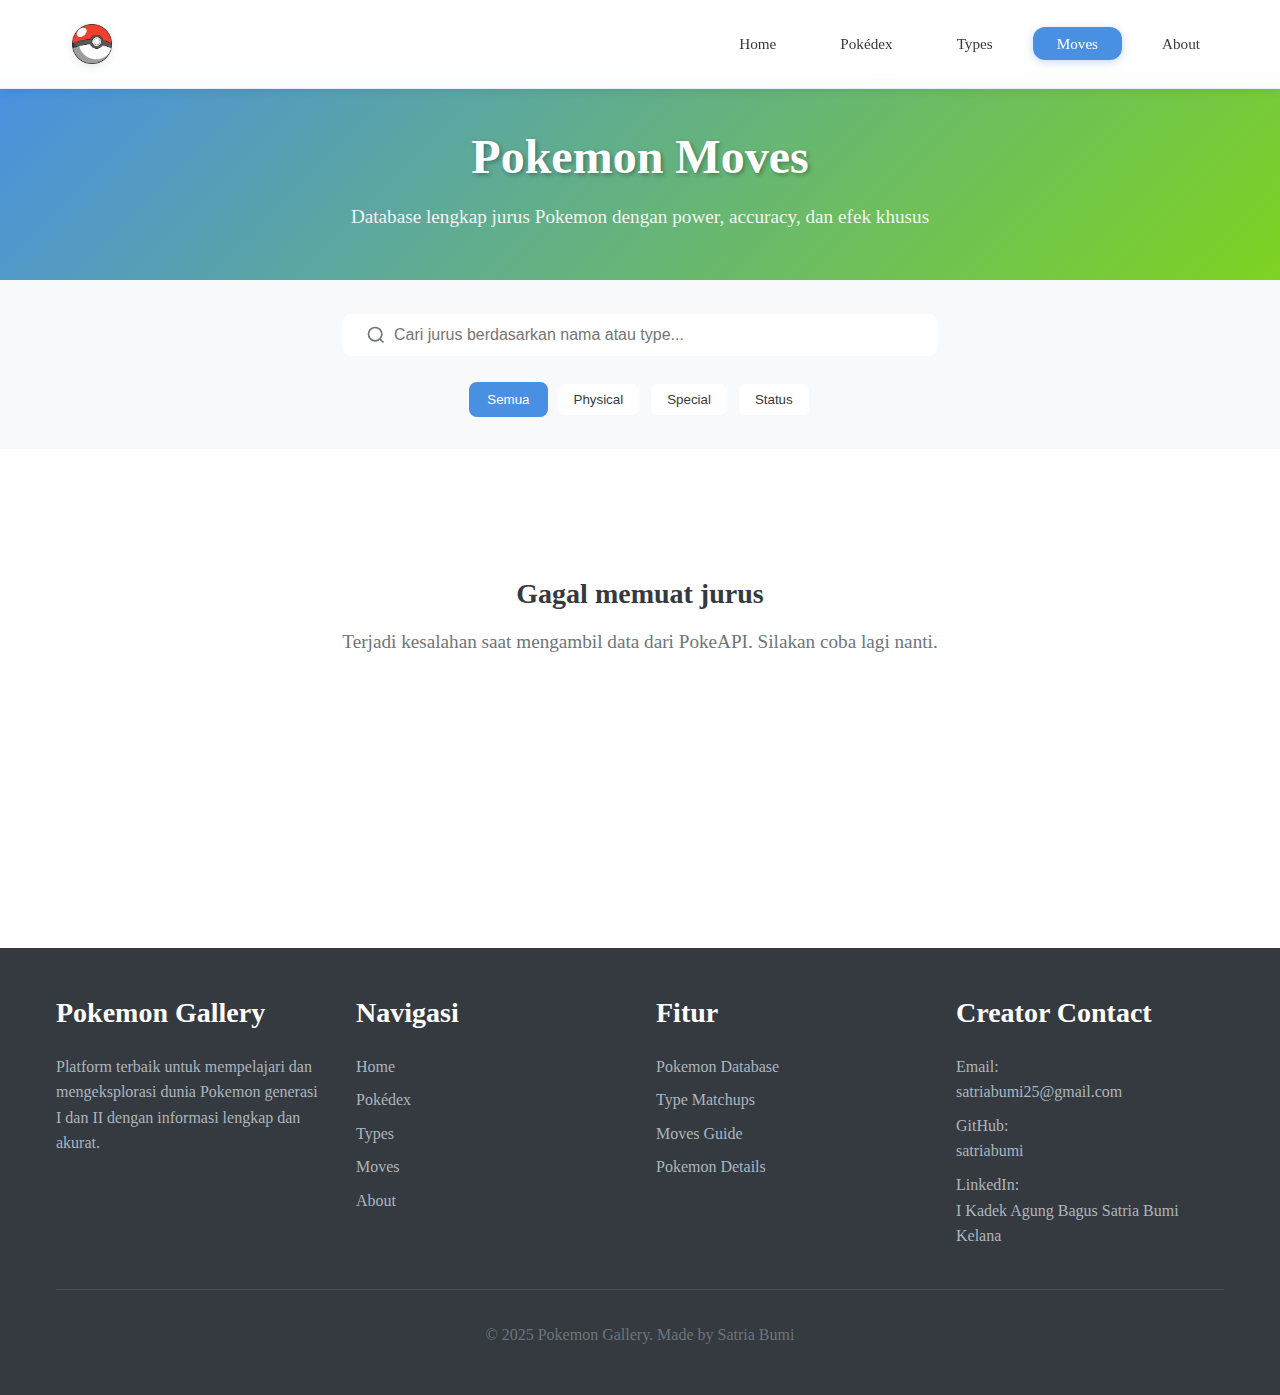
<file: moves.html>
<!DOCTYPE html>
<html lang="id">
<head>
    <meta charset="UTF-8">
    <meta name="viewport" content="width=device-width, initial-scale=1.0">
    <title>Pokemon Moves - Pokemon Gallery</title>
    <meta name="description" content="Database lengkap jurus Pokemon dengan power, accuracy, dan efek khusus">
    
    <!-- CSS -->
    <link rel="stylesheet" href="style/main.css">
    <link rel="stylesheet" href="style/moves.css">
    
    <!-- Favicon -->
    <link rel="icon" type="image/x-icon" href="assets/img/icon/favicon.ico">
</head>
<body>
    <!-- Navigation -->
    <nav class="navbar">
        <div class="container">
            <div class="nav-container">
                <a href="index.html" class="nav-brand">
                    <img src="assets/img/icon/pokeball.png" alt="Pokemon Gallery" class="nav-brand-logo">
                </a>
                
                <ul class="nav-menu">
                    <li><a href="index.html" class="nav-link">Home</a></li>
                    <li><a href="pokedex.html" class="nav-link">Pokédex</a></li>
                    <li><a href="pokemontype.html" class="nav-link">Types</a></li>
                    <li><a href="moves.html" class="nav-link active">Moves</a></li>
                    <li><a href="about.html" class="nav-link">About</a></li>
                </ul>
                
                <div class="mobile-menu-btn">
                    <span></span>
                    <span></span>
                    <span></span>
                </div>
            </div>
        </div>
    </nav>

    <!-- Main Content -->
    <main class="main-content">
        <!-- Header Section -->
        <section class="moves-header">
            <div class="container">
                <div class="header-content">
                    <h1>Pokemon Moves</h1>
                    <p>Database lengkap jurus Pokemon dengan power, accuracy, dan efek khusus</p>
                </div>
            </div>
        </section>

        <!-- Search and Filter Section -->
        <section class="search-section">
            <div class="container">
                <div class="search-container">
                    <div class="search-box">
                        <svg width="20" height="20" viewBox="0 0 24 24" fill="none" stroke="currentColor" stroke-width="2">
                            <circle cx="11" cy="11" r="8"/>
                            <path d="m21 21-4.35-4.35"/>
                        </svg>
                        <input type="text" class="search-input" placeholder="Cari jurus berdasarkan nama atau type...">
                    </div>
                    
                    <div class="filter-container">
                        <button class="filter-btn active" data-type="all">Semua</button>
                        <button class="filter-btn" data-type="physical">Physical</button>
                        <button class="filter-btn" data-type="special">Special</button>
                        <button class="filter-btn" data-type="status">Status</button>
                    </div>
                </div>
            </div>
        </section>

        <!-- Moves Grid Section -->
        <section class="moves-section">
            <div class="container">
                <div class="moves-grid" id="moves-grid">
                    <!-- Moves cards will be generated here -->
                </div>
            </div>
        </section>
    </main>

     <!-- Footer -->
    <footer class="footer">
        <div class="container">
            <div class="footer-content">
                <div class="footer-section">
                    <h3>Pokemon Gallery</h3>
                    <p>Platform terbaik untuk mempelajari dan mengeksplorasi dunia Pokemon generasi I dan II dengan informasi lengkap dan akurat.</p>
                </div>
                
                <div class="footer-section">
                    <h3>Navigasi</h3>
                    <a href="index.html">Home</a>
                    <a href="pokedex.html">Pokédex</a>
                    <a href="pokemontype.html">Types</a>
                    <a href="moves.html">Moves</a>
                    <a href="about.html">About</a>
                </div>
                
                <div class="footer-section">
                    <h3>Fitur</h3>
                    <a href="pokedex.html">Pokemon Database</a>
                    <a href="pokemontype.html">Type Matchups</a>
                    <a href="moves.html">Moves Guide</a>
                    <a href="detailpokemon.html">Pokemon Details</a>
                </div>
                
                <div class="footer-section">
                    <h3>Creator Contact</h3>
                    <p>Email: <a href="mailto:satriabumi25@gmail.com">satriabumi25@gmail.com</a></p>
                    <p>GitHub: <a href="https://github.com/satriabumi" target="_blank">satriabumi</a></p>
                    <p>LinkedIn: <a href="https://www.linkedin.com/in/satriabumikelana" target="_blank">I Kadek Agung Bagus Satria Bumi Kelana</a></p>
                </div>
            </div>
            
            <div class="footer-bottom">
                <p>&copy; 2025 Pokemon Gallery. Made by Satria Bumi</p>
            </div>
        </div>
    </footer>

    <!-- JavaScript -->
    <script src="script/main.js"></script>
    <script src="script/moves.js"></script>
</body>
</html>
</file>
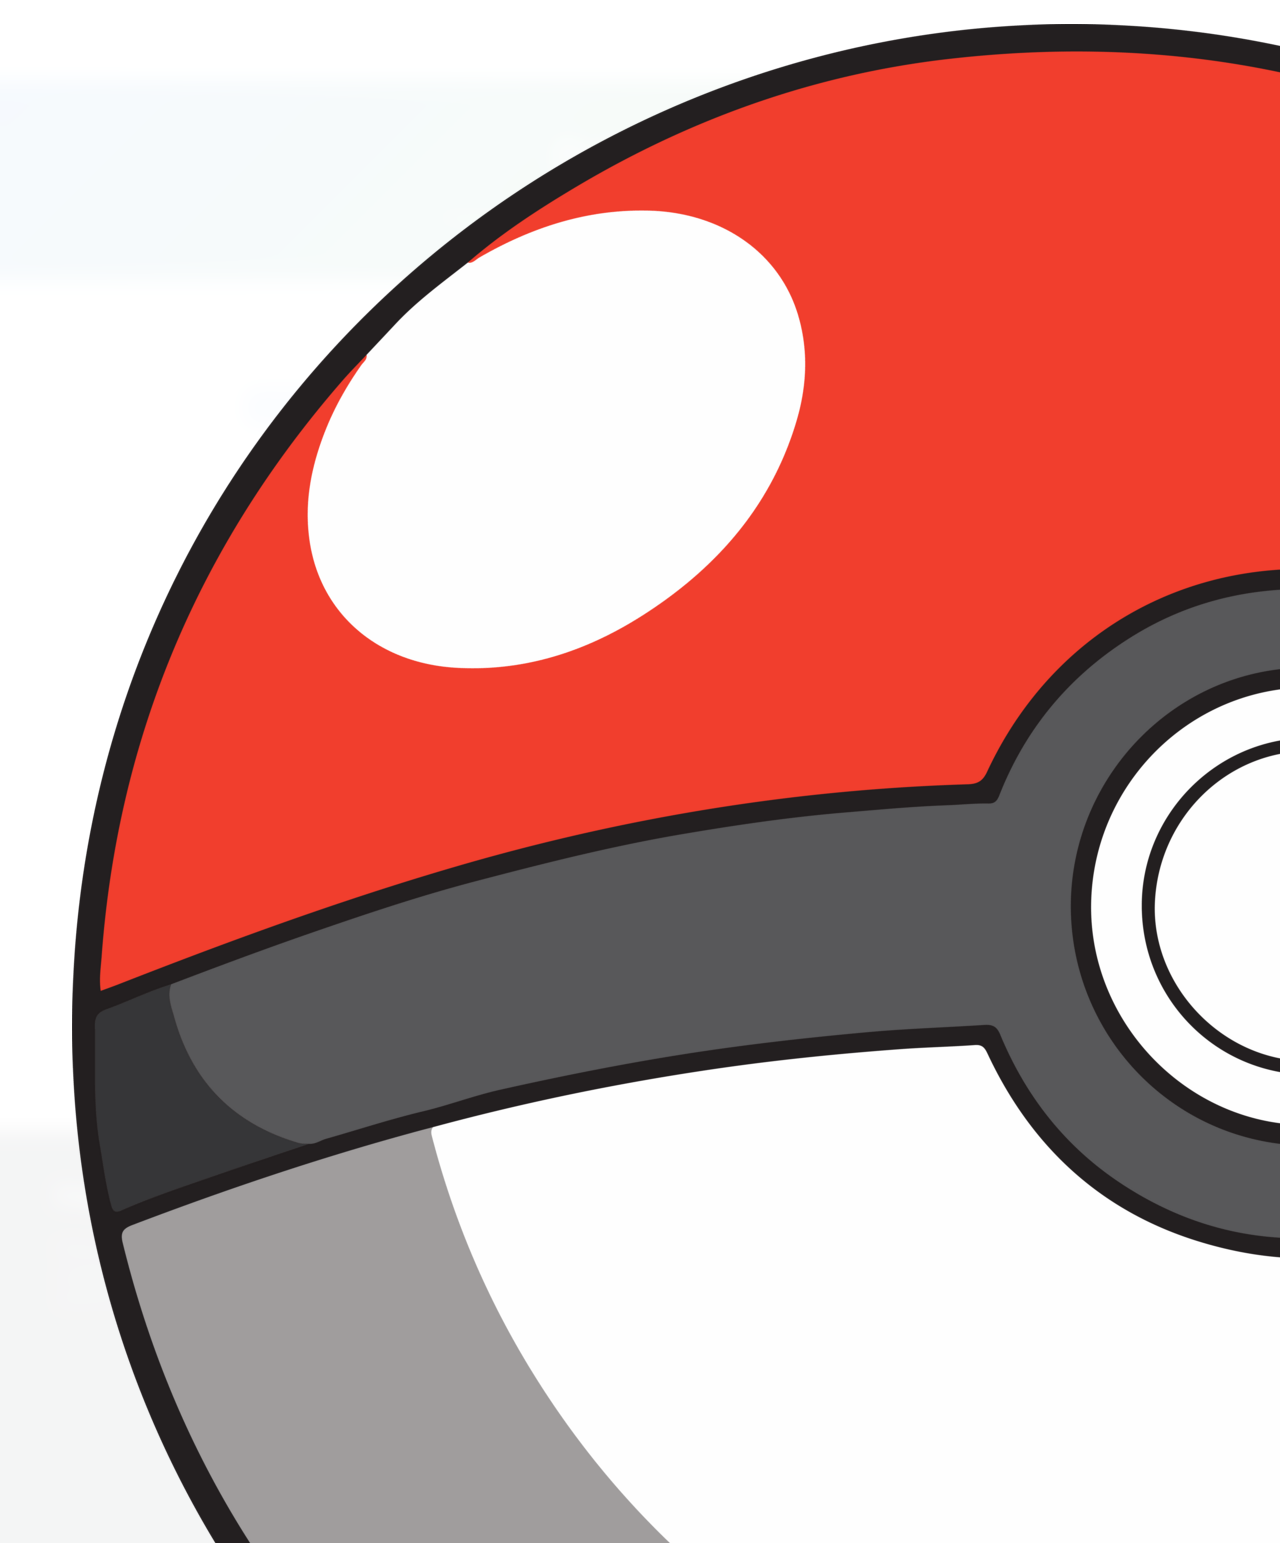
<file: pokedex.html>
<!DOCTYPE html>
<html lang="id">
<head>
    <meta charset="UTF-8">
    <meta name="viewport" content="width=device-width, initial-scale=1.0">
    <title>Pokédex - Pokemon Gallery</title>
    <meta name="description" content="Jelajahi koleksi lengkap Pokemon dengan informasi detail dan statistik">
    
    <!-- CSS -->
    <link rel="stylesheet" href="style/main.css">
    <link rel="stylesheet" href="style/pokedex.css">
    
    <!-- Favicon -->
    <link rel="icon" type="image/x-icon" href="assets/img/icon/favicon.ico">
</head>
<body>
    <!-- Navigation -->
    <nav class="navbar">
        <div class="container">
            <div class="nav-container">
                <a href="home.html" class="nav-brand">
                    <img src="assets/img/icon/pokeball.png" alt="Pokemon Gallery" onerror="this.style.display='none'">
                    Pokemon Gallery
                </a>
                
                <ul class="nav-menu">
                    <li><a href="home.html" class="nav-link">Home</a></li>
                    <li><a href="pokedex.html" class="nav-link active">Pokédex</a></li>
                    <li><a href="pokemontype.html" class="nav-link">Types</a></li>
                    <li><a href="moves.html" class="nav-link">Moves</a></li>
                    <li><a href="about.html" class="nav-link">About</a></li>
                </ul>
                
                <div class="mobile-menu-btn">
                    <span></span>
                    <span></span>
                    <span></span>
                </div>
            </div>
        </div>
    </nav>

    <!-- Main Content -->
    <main class="main-content">
        <!-- Header Section -->
        <section class="pokedex-header">
            <div class="container">
                <div class="header-content">
                    <h1>Pokédex</h1>
                    <p>Jelajahi koleksi lengkap Pokemon dari seluruh dunia</p>
                </div>
            </div>
        </section>

        <!-- Search and Filter Section -->
        <section class="search-section">
            <div class="container">
                <div class="search-container">
                    <div class="search-box">
                        <svg width="20" height="20" viewBox="0 0 24 24" fill="none" stroke="currentColor" stroke-width="2">
                            <circle cx="11" cy="11" r="8"/>
                            <path d="m21 21-4.35-4.35"/>
                        </svg>
                        <input type="text" class="search-input" placeholder="Cari Pokemon">
                    </div>
                    
                    <div class="filter-container">
                        <button class="filter-btn active" data-type="all">Semua</button>
                        <button class="filter-btn" data-type="normal">Normal</button>
                        <button class="filter-btn" data-type="fire">Fire</button>
                        <button class="filter-btn" data-type="water">Water</button>
                        <button class="filter-btn" data-type="electric">Electric</button>
                        <button class="filter-btn" data-type="grass">Grass</button>
                        <button class="filter-btn" data-type="ice">Ice</button>
                        <button class="filter-btn" data-type="fighting">Fighting</button>
                        <button class="filter-btn" data-type="poison">Poison</button>
                        <button class="filter-btn" data-type="ground">Ground</button>
                        <button class="filter-btn" data-type="flying">Flying</button>
                        <button class="filter-btn" data-type="psychic">Psychic</button>
                        <button class="filter-btn" data-type="bug">Bug</button>
                        <button class="filter-btn" data-type="rock">Rock</button>
                        <button class="filter-btn" data-type="ghost">Ghost</button>
                        <button class="filter-btn" data-type="dragon">Dragon</button>
                        <button class="filter-btn" data-type="dark">Dark</button>
                        <button class="filter-btn" data-type="steel">Steel</button>
                        <button class="filter-btn" data-type="fairy">Fairy</button>
                    </div>
                </div>
            </div>
        </section>

        <!-- Pokemon Grid Section -->
        <section class="pokemon-section">
            <div class="container">
                <div class="pokemon-stats">
                    <div class="stats-item">
                        <span class="stats-label">Total Pokemon</span>
                        <span class="stats-value" id="total-pokemon">151</span>
                    </div>
                    <div class="stats-item">
                        <span class="stats-label">Ditampilkan</span>
                        <span class="stats-value" id="shown-pokemon">151</span>
                    </div>
                </div>

                <div class="pokemon-grid" id="pokemon-grid">
                    <!-- Pokemon cards will be generated here -->
                </div>

                <!-- Loading State -->
                <div class="loading" id="loading" style="display: none;">
                    <div class="spinner"></div>
                    <p>Memuat Pokemon...</p>
                </div>

                <!-- No Results State -->
                <div class="no-results" id="no-results" style="display: none;">
                    <div class="no-results-content">
                        <svg width="64" height="64" viewBox="0 0 24 24" fill="none" stroke="currentColor" stroke-width="2">
                            <circle cx="11" cy="11" r="8"/>
                            <path d="m21 21-4.35-4.35"/>
                        </svg>
                        <h3>Tidak ada Pokemon ditemukan</h3>
                        <p>Coba ubah kata kunci pencarian atau filter type</p>
                    </div>
                </div>

                <!-- Load More Button -->
                <div class="load-more-container" id="load-more-container">
                    <button class="btn btn-outline" id="load-more-btn">Muat Lebih Banyak</button>
                </div>
            </div>
        </section>
    </main>

    <!-- Footer -->
    <footer class="footer">
        <div class="container">
            <div class="footer-content">
                <div class="footer-section">
                    <h3>Pokemon Gallery</h3>
                    <p>Platform terbaik untuk mempelajari dan mengeksplorasi dunia Pokemon dengan informasi lengkap dan akurat.</p>
                </div>
                
                <div class="footer-section">
                    <h3>Navigasi</h3>
                    <a href="home.html">Home</a>
                    <a href="pokedex.html">Pokédex</a>
                    <a href="pokemontype.html">Types</a>
                    <a href="moves.html">Moves</a>
                    <a href="about.html">About</a>
                </div>
                
                <div class="footer-section">
                    <h3>Fitur</h3>
                    <a href="pokedex.html">Pokemon Database</a>
                    <a href="pokemontype.html">Type Matchups</a>
                    <a href="moves.html">Moves Guide</a>
                    <a href="detailpokemon.html">Pokemon Details</a>
                </div>
                
                <div class="footer-section">
                    <h3>Kontak</h3>
                    <p>Email: info@pokemongallery.com</p>
                    <p>Follow kami di social media</p>
                </div>
            </div>
            
            <div class="footer-bottom">
                <p>&copy; 2024 Pokemon Gallery. Dibuat dengan ❤️ untuk komunitas Pokemon.</p>
            </div>
        </div>
    </footer>

    <!-- JavaScript -->
    <script src="script/main.js"></script>
    <script src="script/pokedex.js"></script>
</body>
</html>
</file>
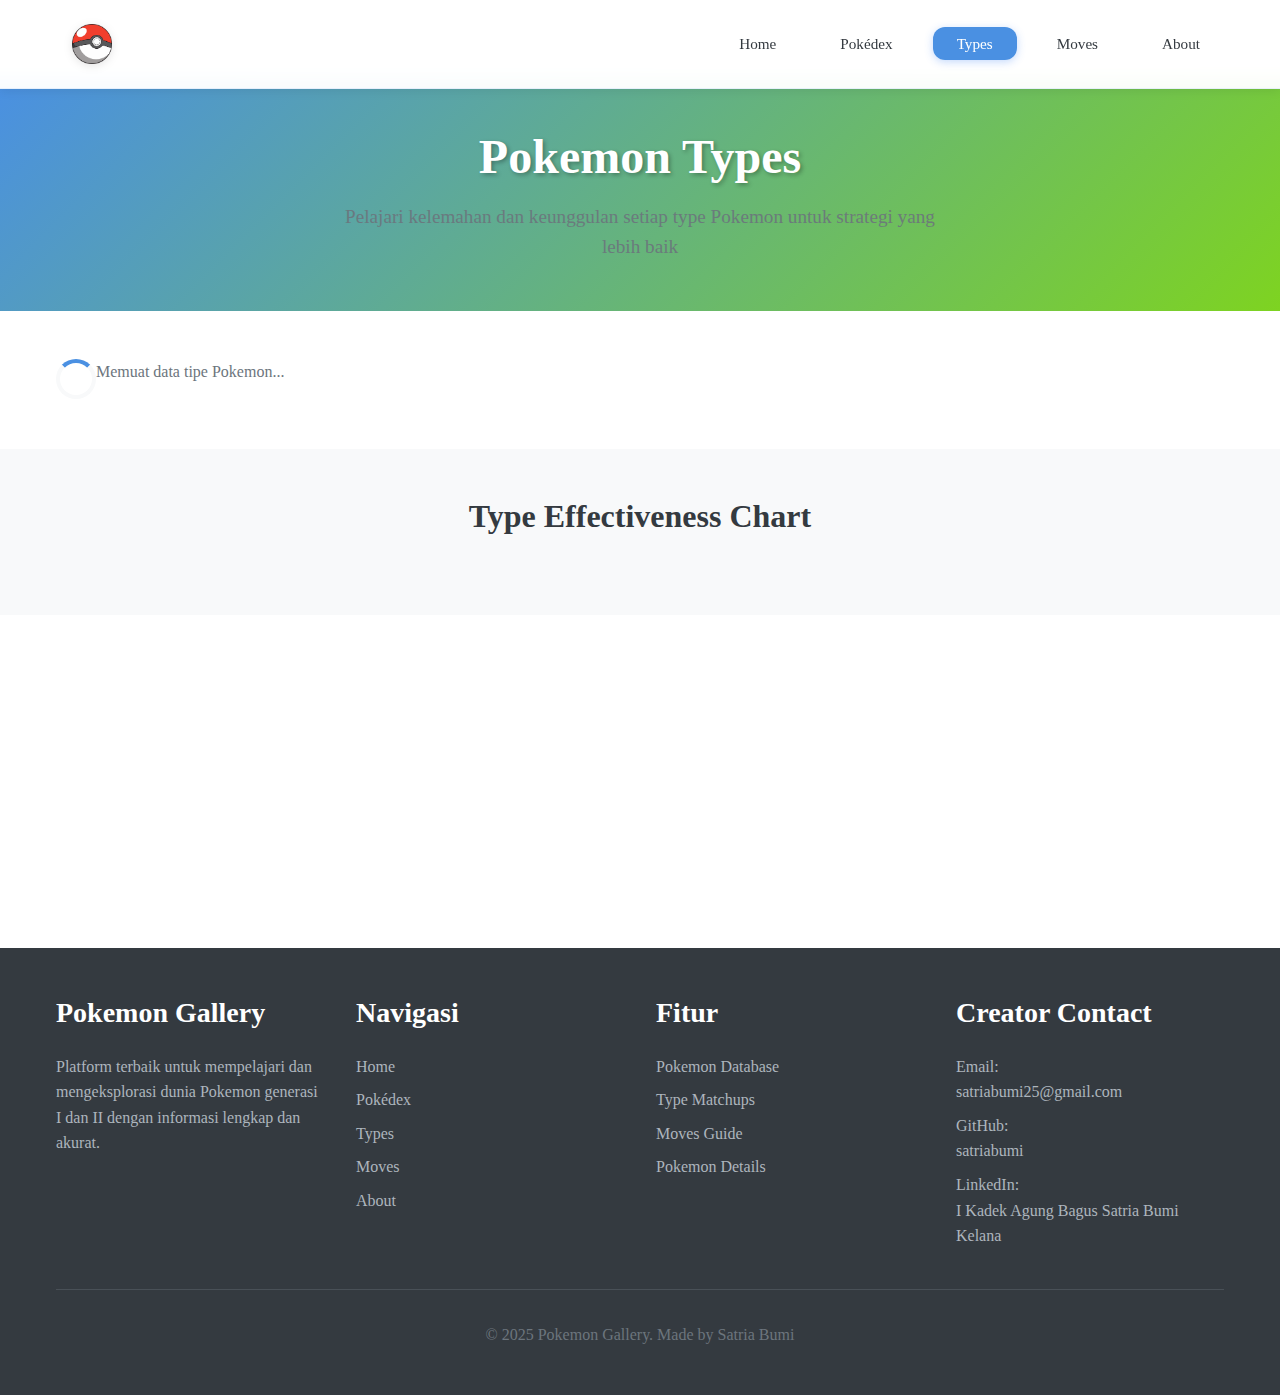
<file: pokemontype.html>
<!DOCTYPE html>
<html lang="id">
<head>
    <meta charset="UTF-8">
    <meta name="viewport" content="width=device-width, initial-scale=1.0">
    <title>Pokemon Types - Pokemon Gallery</title>
    <meta name="description" content="Pelajari type matchups Pokemon, kelemahan dan keunggulan setiap type">
    
    <!-- CSS -->
    <link rel="stylesheet" href="style/main.css">
    <link rel="stylesheet" href="style/pokemontype.css">
    
    <!-- Favicon -->
    <link rel="icon" type="image/x-icon" href="assets/img/icon/favicon.ico">
</head>
<body>
    <!-- Navigation -->
    <nav class="navbar">
        <div class="container">
            <div class="nav-container">
                <a href="index.html" class="nav-brand">
                    <img src="assets/img/icon/pokeball.png" alt="Pokemon Gallery" class="nav-brand-logo">
                </a>
                
                <ul class="nav-menu">
                    <li><a href="index.html" class="nav-link">Home</a></li>
                    <li><a href="pokedex.html" class="nav-link">Pokédex</a></li>
                    <li><a href="pokemontype.html" class="nav-link active">Types</a></li>
                    <li><a href="moves.html" class="nav-link">Moves</a></li>
                    <li><a href="about.html" class="nav-link">About</a></li>
                </ul>
                
                <div class="mobile-menu-btn">
                    <span></span>
                    <span></span>
                    <span></span>
                </div>
            </div>
        </div>
    </nav>

    <!-- Main Content -->
    <main class="main-content">
        <!-- Header Section -->
        <section class="types-header">
            <div class="container">
                <div class="header-content">
                    <h1>Pokemon Types</h1>
                    <p>Pelajari kelemahan dan keunggulan setiap type Pokemon untuk strategi yang lebih baik</p>
                </div>
            </div>
        </section>

        <!-- Types Grid -->
        <section class="types-section">
            <div class="container">
                <!-- Loading State for Types -->
                <div class="types-loading-state" id="typesLoading" style="display: none;">
                    <div class="spinner"></div>
                    <p>Memuat data tipe Pokemon...</p>
                </div>
                
                <!-- Error State for Types -->
                <div class="types-error-state" id="typesError" style="display: none;">
                    <div class="error-icon">⚠️</div>
                    <h3>Ups! Terjadi Kesalahan</h3>
                    <p>Tidak dapat memuat data tipe Pokemon. Silakan coba lagi.</p>
                    <button class="btn btn-primary" onclick="pokemonTypesPage.retryLoadTypes()">Coba Lagi</button>
                </div>

                <div class="types-grid" id="types-grid">
                    <!-- Type cards will be generated here -->
                </div>
            </div>
        </section>

        <!-- Type Chart Section -->
        <section class="type-chart-section">
            <div class="container">
                <h2>Type Effectiveness Chart</h2>
                <div class="type-chart-container">
                    <div class="type-chart" id="type-chart">
                        <!-- Type chart will be generated here -->
                    </div>
                </div>
            </div>
        </section>
    </main>

     <!-- Footer -->
    <footer class="footer">
        <div class="container">
            <div class="footer-content">
                <div class="footer-section">
                    <h3>Pokemon Gallery</h3>
                    <p>Platform terbaik untuk mempelajari dan mengeksplorasi dunia Pokemon generasi I dan II dengan informasi lengkap dan akurat.</p>
                </div>
                
                <div class="footer-section">
                    <h3>Navigasi</h3>
                    <a href="home.html">Home</a>
                    <a href="pokedex.html">Pokédex</a>
                    <a href="pokemontype.html">Types</a>
                    <a href="moves.html">Moves</a>
                    <a href="about.html">About</a>
                </div>
                
                <div class="footer-section">
                    <h3>Fitur</h3>
                    <a href="pokedex.html">Pokemon Database</a>
                    <a href="pokemontype.html">Type Matchups</a>
                    <a href="moves.html">Moves Guide</a>
                    <a href="detailpokemon.html">Pokemon Details</a>
                </div>
                
                <div class="footer-section">
                    <h3>Creator Contact</h3>
                    <p>Email: <a href="mailto:satriabumi25@gmail.com">satriabumi25@gmail.com</a></p>
                    <p>GitHub: <a href="https://github.com/satriabumi" target="_blank">satriabumi</a></p>
                    <p>LinkedIn: <a href="https://www.linkedin.com/in/satriabumikelana" target="_blank">I Kadek Agung Bagus Satria Bumi Kelana</a></p>
                </div>
            </div>
            
            <div class="footer-bottom">
                <p>&copy; 2025 Pokemon Gallery. Made by Satria Bumi</p>
            </div>
        </div>
    </footer>

    <!-- JavaScript -->
    <script src="script/main.js"></script>
    <script src="script/pokemontype.js"></script>
</body>
</html>
</file>
<file: style/moves.css>
/* Moves Page Specific Styles */

.moves-header {
    background: linear-gradient(135deg, var(--primary-color) 0%, var(--accent-color) 100%);
    color: var(--white);
    padding: var(--spacing-xxl) 0;
    text-align: center;
}

.header-content h1 {
    font-size: 3rem;
    margin-bottom: var(--spacing-md);
    text-shadow: 2px 2px 4px rgba(0, 0, 0, 0.3);
}

.header-content p {
    font-size: 1.2rem;
    opacity: 0.9;
    max-width: 600px;
    margin: 0 auto;
    color: #ffffff;
}

.moves-section {
    padding: var(--spacing-xxl) 0;
    background: var(--white);
}

.moves-grid {
    display: grid;
    grid-template-columns: repeat(auto-fill, minmax(350px, 1fr));
    gap: var(--spacing-lg);
}

/* Loading and Error Messages */
.loading-indicator,
.error-message,
.no-results {
    grid-column: 1 / -1; /* Membentang di seluruh kolom grid */
    text-align: center;
    padding: var(--spacing-xxl);
    color: var(--gray);
    font-size: 1.2rem;
}

.loading-indicator h3,
.error-message h3,
.no-results h3 {
    color: var(--dark-gray);
    margin-bottom: var(--spacing-md);
}

.error-message {
    color: var(--danger-color);
}

.move-card {
    background: var(--white);
    border-radius: var(--border-radius-lg);
    padding: var(--spacing-xl);
    box-shadow: var(--shadow-sm);
    border: 1px solid var(--light-gray);
    transition: var(--transition-normal);
    display: flex;
    flex-direction: column;
    height: 100%;
}

.move-card:hover {
    transform: translateY(-8px);
    box-shadow: var(--shadow-lg);
}

.move-header {
    display: flex;
    justify-content: space-between;
    align-items: center;
    margin-bottom: var(--spacing-lg);
    padding-bottom: var(--spacing-md);
    border-bottom: 2px solid var(--light-gray);
}

.move-name {
    font-size: 1.5rem;
    font-weight: 700;
    color: var(--dark-gray);
}

.move-type {
    padding: var(--spacing-xs) var(--spacing-md);
    border-radius: var(--border-radius-sm);
    font-size: 0.9rem;
    font-weight: 600;
    color: var(--white);
    text-transform: uppercase;
}

.move-description {
    color: var(--gray);
    margin-bottom: var(--spacing-lg);
    line-height: 1.6;
    min-height: 4.8rem; /* 3 baris dengan line-height 1.6 */
    display: -webkit-box;
    -webkit-line-clamp: 3;
    line-clamp: 3;
    -webkit-box-orient: vertical;
    overflow: hidden;
    text-overflow: ellipsis;
}

.move-stats {
    display: grid;
    grid-template-columns: repeat(3, 1fr);
    gap: var(--spacing-sm);
    margin-bottom: var(--spacing-md);
    /* Memberikan sedikit space untuk flexbox */
    flex: 1;
}

.move-stat {
    display: flex;
    flex-direction: column;
    align-items: center;
    text-align: center;
    padding: var(--spacing-md);
    background: var(--bg-secondary);
    border-radius: var(--border-radius-md);
    transition: var(--transition-fast);
}

.move-stat:hover {
    background: rgba(74, 144, 226, 0.1);
}

.move-stat-label {
    font-weight: 500;
    color: var(--gray);
    font-size: 0.85rem;
    margin-bottom: var(--spacing-xs);
}

.move-stat-value {
    font-weight: 700;
    color: var(--dark-gray);
    font-size: 1.1rem;
}

.move-category {
    padding: var(--spacing-sm) var(--spacing-md);
    background: var(--light-gray);
    border-radius: var(--border-radius-sm);
    text-align: center;
    font-weight: 600;
    color: var(--dark-gray);
    text-transform: uppercase;
    font-size: 0.9rem;
    /* Auto margin top untuk mendorong ke bawah dalam flexbox */
    margin-top: auto;
    align-self: center;
    width: 100%;
}

/* Category-specific colors */
.move-category.physical {
    background: #C03028;
    color: var(--white);
}

.move-category.special {
    background: #6890F0;
    color: var(--white);
}

.move-category.status {
    background: #A8A878;
    color: var(--white);
}

/* Search and Filters */
.search-container {
    display: flex;
    flex-direction: column;
    gap: var(--spacing-lg);
    max-width: 600px;
    margin: 0 auto;
}

.search-box {
    display: flex;
    align-items: center;
    border: 2px solid var(--light-gray);
    border-radius: var(--border-radius-lg);
    padding: var(--spacing-sm) var(--spacing-lg);
    background: var(--white);
    transition: var(--transition-fast);
}

.search-box:focus-within {
    outline: none;
    border-color: var(--primary-color);
    box-shadow: 0 0 0 3px rgba(74, 144, 226, 0.1);
}

.search-box svg {
    margin-right: var(--spacing-sm);
    color: var(--gray);
    flex-shrink: 0;
}

.search-input {
    flex-grow: 1;
    border: none;
    padding: var(--spacing-xs) 0;
    font-size: 1rem;
    background: transparent;
    color: var(--dark-gray);
}

.search-input:focus {
    outline: none;
    box-shadow: none;
}

.filter-container {
    display: flex;
    flex-wrap: wrap;
    gap: var(--spacing-sm);
    justify-content: center;
}

.filter-btn {
    padding: var(--spacing-sm) var(--spacing-md);
    border: 2px solid var(--light-gray);
    background: var(--white);
    border-radius: var(--border-radius-md);
    cursor: pointer;
    transition: var(--transition-fast);
    font-weight: 500;
    color: var(--dark-gray);
}

.filter-btn:hover,
.filter-btn.active {
    border-color: var(--primary-color);
    background: var(--primary-color);
    color: var(--white);
}

/* Responsive Design */
@media (max-width: 768px) {
    .header-content h1 {
        font-size: 2.5rem;
    }
    
    .moves-grid {
        grid-template-columns: 1fr;
        gap: var(--spacing-md);
    }
    
    .move-stats {
        grid-template-columns: repeat(3, 1fr);
    }
    
    /* Mengubah layout untuk layar kecil */
    .move-card {
        min-height: auto; /* Menghilangkan min-height */
        height: auto;
    }
    
    .move-description {
        min-height: auto; /* Menghilangkan min-height */
        display: block; /* Menghilangkan line-clamp */
        overflow: visible;
        -webkit-line-clamp: unset;
        line-clamp: unset;
    }
    
    .move-category {
        margin-top: var(--spacing-md); /* Kembali ke margin standar */
    }

    .search-container {
        padding: 0 var(--spacing-md);
    }
}

@media (max-width: 480px) {
    .header-content h1 {
        font-size: 2rem;
    }
    
    .move-card {
        padding: var(--spacing-lg);
    }
    
    .move-header {
        flex-direction: column;
        align-items: flex-start;
        gap: var(--spacing-sm);
    }
    
    /* Stats pada tampilan sangat kecil */
    .move-stat {
        padding: var(--spacing-sm);
    }
    
    .move-stat-label {
        font-size: 0.8rem;
    }
    
    .move-stat-value {
        font-size: 0.9rem;
    }
}
</file>
<file: style/pokedex.css>
/* Pokédex Page Specific Styles */

/* Header Section */
.pokedex-header {
    background: linear-gradient(135deg, var(--primary-color) 0%, var(--accent-color) 100%);
    color: var(--white);
    padding: var(--spacing-xxl) 0;
    text-align: center;
}

.header-content h1 {
    font-size: 3rem;
    margin-bottom: var(--spacing-md);
    text-shadow: 2px 2px 4px rgba(0, 0, 0, 0.3);
}

.header-content p {
    font-size: 1.2rem;
    opacity: 0.9;
    max-width: 600px;
    margin: 0 auto;
    color: #ffffff;
}

/* Enhanced Search Section */
.search-section {
    background: var(--bg-secondary);
    padding: var(--spacing-xl) 0;
    border-bottom: 1px solid var(--light-gray);
}

.search-container {
    display: flex;
    flex-direction: column;
    gap: var(--spacing-lg);
    max-width: 800px;
    margin: 0 auto;
}

.search-box {
    position: relative;
    max-width: 500px;
    margin: 0 auto;
}

.search-box svg {
    position: absolute;
    left: var(--spacing-md);
    top: 50%;
    transform: translateY(-50%);
    color: var(--gray);
    z-index: 2;
}

.search-input {
    width: 100%;
    padding: var(--spacing-md) var(--spacing-lg) var(--spacing-md) 3rem;
    border: 2px solid var(--light-gray);
    border-radius: var(--border-radius-lg);
    font-size: 1rem;
    transition: var(--transition-fast);
    background: var(--white);
    box-shadow: var(--shadow-sm);
}

.search-input:focus {
    outline: none;
    border-color: var(--primary-color);
    box-shadow: 0 0 0 3px rgba(74, 144, 226, 0.1);
}

/* Enhanced Filter Buttons */
.filter-container {
    display: flex;
    flex-wrap: wrap;
    gap: var(--spacing-sm);
    justify-content: center;
    max-width: 100%;
    overflow-x: auto;
    padding-bottom: var(--spacing-sm);
}

.filter-btn {
    padding: var(--spacing-sm) var(--spacing-md);
    border: 2px solid var(--light-gray);
    background: var(--white);
    border-radius: var(--border-radius-md);
    cursor: pointer;
    transition: var(--transition-fast);
    font-weight: 500;
    white-space: nowrap;
    min-width: 80px;
    text-align: center;
}

.filter-btn:hover {
    border-color: var(--primary-color);
    background: rgba(74, 144, 226, 0.1);
    color: var(--primary-color);
}

.filter-btn.active {
    border-color: var(--primary-color);
    background: var(--primary-color);
    color: var(--white);
    box-shadow: var(--shadow-sm);
}

/* Pokemon Section */
.pokemon-section {
    padding: var(--spacing-xl) 0;
    background: var(--white);
}

/* Pokemon Stats (Top of the page) */
.pokemon-stats {
    display: flex;
    justify-content: center;
    gap: var(--spacing-xl);
    margin-bottom: var(--spacing-xl);
    padding: var(--spacing-lg);
    background: var(--bg-secondary);
    border-radius: var(--border-radius-lg);
    max-width: 400px;
    margin-left: auto;
    margin-right: auto;
}

.stats-item {
    text-align: center;
}

.stats-label {
    display: block;
    font-size: 0.875rem;
    color: var(--gray);
    margin-bottom: var(--spacing-xs);
}

.stats-value {
    display: block;
    font-size: 1.5rem;
    font-weight: 700;
    color: var(--primary-color);
}

/* Enhanced Pokemon Grid */
.pokemon-grid {
    display: grid;
    grid-template-columns: repeat(auto-fill, minmax(280px, 1fr));
    gap: var(--spacing-lg);
    margin-bottom: var(--spacing-xl);
}

.pokemon-card {
    background: var(--white);
    border-radius: var(--border-radius-xl);
    box-shadow: var(--shadow-sm);
    overflow: hidden;
    transition: var(--transition-normal);
    cursor: pointer;
    position: relative;
    border: 1px solid var(--light-gray);
}

.pokemon-card:hover {
    transform: translateY(-8px);
    box-shadow: var(--shadow-xl);
    border-color: var(--primary-color);
}

.pokemon-card-header {
    background: linear-gradient(135deg, var(--primary-color) 0%, var(--accent-color) 100%);
    color: var(--white);
    padding: var(--spacing-lg);
    text-align: center;
    position: relative;
}

.pokemon-id {
    position: absolute;
    top: var(--spacing-md);
    right: var(--spacing-md);
    background: rgba(255, 255, 255, 0.2);
    padding: var(--spacing-xs) var(--spacing-sm);
    border-radius: var(--border-radius-sm);
    font-size: 0.875rem;
    font-weight: 600;
    backdrop-filter: blur(10px);
}

.pokemon-image {
    width: 120px;
    height: 120px;
    margin: 0 auto var(--spacing-md);
    background: rgba(255, 255, 255, 0.1);
    border-radius: 50%;
    display: flex;
    align-items: center;
    justify-content: center;
    backdrop-filter: blur(10px);
    transition: var(--transition-normal);
}

.pokemon-image img {
    width: 100%;
    height: 100%;
    object-fit: contain;
    transition: var(--transition-normal);
}

.pokemon-card:hover .pokemon-image {
    transform: scale(1.1);
}

.pokemon-name {
    font-size: 1.5rem;
    font-weight: 700;
    margin-bottom: var(--spacing-sm);
}

.pokemon-type {
    display: inline-block;
    padding: var(--spacing-xs) var(--spacing-md);
    background: rgba(255, 255, 255, 0.2);
    border-radius: var(--border-radius-sm);
    font-size: 0.875rem;
    font-weight: 600;
    margin: 0 var(--spacing-xs);
    backdrop-filter: blur(10px);
}

.pokemon-card-body {
    padding: var(--spacing-lg);
}

/* Enhanced Pokemon Stats Grid (inside card) */
.pokemon-card-body .pokemon-stats {
    display: grid;
    grid-template-columns: 1fr 1fr;
    gap: var(--spacing-sm);
    /* margin-top dihapus untuk menyeimbangkan ukuran */
}

.stat-item {
    display: flex;
    justify-content: space-between;
    align-items: center;
    padding: var(--spacing-sm);
    background: var(--light-gray);
    border-radius: var(--border-radius-sm);
    transition: var(--transition-fast);
}

.stat-item:hover {
    background: var(--primary-color);
    color: var(--white);
}

.stat-label {
    font-size: 0.875rem;
    color: inherit;
    font-weight: 500;
}

.stat-value {
    font-weight: 600;
    color: inherit;
}

/* Loading State - Enhanced */
/* Loading dapat tampil dalam 2 mode: fixed (overlay) atau dalam pokemon-section */
#loading {
    margin: var(--spacing-xl) auto;
    padding: var(--spacing-xl);
    text-align: center;
    width: 100%;
    display: flex;
    flex-direction: column;
    align-items: center;
    justify-content: center;
}

#loading.overlay {
    position: fixed;
    top: 0;
    left: 0;
    right: 0;
    bottom: 0;
    background: rgba(255, 255, 255, 0.95);
    margin: 0;
    padding: 0;
    z-index: 9999;
    backdrop-filter: blur(5px);
    display: flex;
    flex-direction: column;
    align-items: center;
    justify-content: center;
}

@keyframes spin {
    0% { transform: rotate(0deg); }
    100% { transform: rotate(360deg); }
}

@keyframes pulse {
    0%, 100% { opacity: 0.7; }
    50% { opacity: 1; }
}

/* New No Results Message Style (Non-overlay) */
/* No Results Message - Simple Design */
.no-results-message {
    text-align: center;
    padding: 16px;
    margin-top: 8px;
    color: #64748b;
}

.no-results-message svg {
    color: #94a3b8;
    margin-bottom: 12px;
}

.no-results-message p {
    font-size: 1rem;
    color: #64748b;
    margin: 0;
}

/* Load More Button */
.load-more-container {
    text-align: center;
    margin-top: var(--spacing-xl);
}

.load-more-container .btn {
    min-width: 200px;
}

/* Type-specific colors for filter buttons */
.filter-btn[data-type="normal"]:hover,
.filter-btn[data-type="normal"].active {
    border-color: #A8A878;
    background: #A8A878;
    color: var(--white);
}

.filter-btn[data-type="fire"]:hover,
.filter-btn[data-type="fire"].active {
    border-color: #F08030;
    background: #F08030;
    color: var(--white);
}

.filter-btn[data-type="water"]:hover,
.filter-btn[data-type="water"].active {
    border-color: #6890F0;
    background: #6890F0;
    color: var(--white);
}

.filter-btn[data-type="electric"]:hover,
.filter-btn[data-type="electric"].active {
    border-color: #F8D030;
    background: #F8D030;
    color: #333;
}

.filter-btn[data-type="grass"]:hover,
.filter-btn[data-type="grass"].active {
    border-color: #78C850;
    background: #78C850;
    color: var(--white);
}

.filter-btn[data-type="ice"]:hover,
.filter-btn[data-type="ice"].active {
    border-color: #98D8D8;
    background: #98D8D8;
    color: #333;
}

.filter-btn[data-type="fighting"]:hover,
.filter-btn[data-type="fighting"].active {
    border-color: #C03028;
    background: #C03028;
    color: var(--white);
}

.filter-btn[data-type="poison"]:hover,
.filter-btn[data-type="poison"].active {
    border-color: #A040A0;
    background: #A040A0;
    color: var(--white);
}

.filter-btn[data-type="ground"]:hover,
.filter-btn[data-type="ground"].active {
    border-color: #E0C068;
    background: #E0C068;
    color: #333;
}

.filter-btn[data-type="flying"]:hover,
.filter-btn[data-type="flying"].active {
    border-color: #A890F0;
    background: #A890F0;
    color: var(--white);
}

.filter-btn[data-type="psychic"]:hover,
.filter-btn[data-type="psychic"].active {
    border-color: #F85888;
    background: #F85888;
    color: var(--white);
}

.filter-btn[data-type="bug"]:hover,
.filter-btn[data-type="bug"].active {
    border-color: #A8B820;
    background: #A8B820;
    color: var(--white);
}

.filter-btn[data-type="rock"]:hover,
.filter-btn[data-type="rock"].active {
    border-color: #B8A038;
    background: #B8A038;
    color: #333;
}

.filter-btn[data-type="ghost"]:hover,
.filter-btn[data-type="ghost"].active {
    border-color: #705898;
    background: #705898;
    color: var(--white);
}

.filter-btn[data-type="dragon"]:hover,
.filter-btn[data-type="dragon"].active {
    border-color: #7038F8;
    background: #7038F8;
    color: var(--white);
}

.filter-btn[data-type="dark"]:hover,
.filter-btn[data-type="dark"].active {
    border-color: #705848;
    background: #705848;
    color: var(--white);
}

.filter-btn[data-type="steel"]:hover,
.filter-btn[data-type="steel"].active {
    border-color: #B8B8D0;
    background: #B8B8D0;
    color: #333;
}

.filter-btn[data-type="fairy"]:hover,
.filter-btn[data-type="fairy"].active {
    border-color: #EE99AC;
    background: #EE99AC;
    color: var(--white);
}

/* Responsive Design */
@media (max-width: 768px) {
    .header-content h1 {
        font-size: 2.5rem;
    }
    
    .pokemon-grid {
        grid-template-columns: repeat(auto-fill, minmax(250px, 1fr));
        gap: var(--spacing-md);
    }
    
    .filter-container {
        justify-content: flex-start;
        overflow-x: auto;
        padding-bottom: var(--spacing-sm);
        -webkit-overflow-scrolling: touch;
    }
    
    .filter-btn {
        flex-shrink: 0;
    }
    
    /* Media query untuk pokemon-stats di bagian atas halaman */
    .pokemon-stats {
        flex-direction: column;
        gap: var(--spacing-md);
    }

    .no-results-message {
        margin-top: 4px;
        padding: 12px;
    }
}

@media (max-width: 480px) {
    .header-content h1 {
        font-size: 2rem;
    }
    
    .pokemon-grid {
        grid-template-columns: 1fr;
    }
    
    .search-box {
        max-width: 100%;
    }
    
    .filter-container {
        gap: var(--spacing-xs);
    }
    
    .filter-btn {
        padding: var(--spacing-xs) var(--spacing-sm);
        font-size: 0.875rem;
    }
    
    .no-results-message {
        margin-top: 4px;
        padding: 12px 8px;
    }
}

/* Animation for card loading */
.pokemon-card {
    animation: fadeInUp 0.6s ease-out;
    animation-fill-mode: both;
}

@keyframes fadeInUp {
    from {
        opacity: 0;
        transform: translateY(30px);
    }
    to {
        opacity: 1;
        transform: translateY(0);
    }
}

/* Stagger animation for cards */
.pokemon-card:nth-child(1) { animation-delay: 0.1s; }
.pokemon-card:nth-child(2) { animation-delay: 0.2s; }
.pokemon-card:nth-child(3) { animation-delay: 0.3s; }
.pokemon-card:nth-child(4) { animation-delay: 0.4s; }
.pokemon-card:nth-child(5) { animation-delay: 0.5s; }
.pokemon-card:nth-child(6) { animation-delay: 0.6s; }

/* Pokemon Type Colors */
.type-normal { background: #A8A878; color: white; }
.type-fire { background: #F08030; color: white; }
.type-water { background: #6890F0; color: white; }
.type-electric { background: #F8D030; color: #333; }
.type-grass { background: #78C850; color: white; }
.type-ice { background: #98D8D8; color: #333; }
.type-fighting { background: #C03028; color: white; }
.type-poison { background: #A040A0; color: white; }
.type-ground { background: #E0C068; color: #333; }
.type-flying { background: #A890F0; color: white; }
.type-psychic { background: #F85888; color: white; }
.type-bug { background: #A8B820; color: white; }
.type-rock { background: #B8A038; color: #333; }
.type-ghost { background: #705898; color: white; }
.type-dragon { background: #7038F8; color: white; }
.type-dark { background: #705848; color: white; }
.type-steel { background: #B8B8D0; color: #333; }
.type-fairy { background: #EE99AC; color: white; }

/* Pokemon Types Container */
.pokemon-types {
    display: flex;
    gap: var(--spacing-xs);
    flex-wrap: wrap;
    justify-content: center;
    margin-top: var(--spacing-sm);
}

.pokemon-type {
    padding: var(--spacing-xs) var(--spacing-sm);
    border-radius: var(--radius-pill);
    font-size: 0.75rem;
    font-weight: 600;
    text-transform: uppercase;
    letter-spacing: 0.5px;
    box-shadow: 0 2px 4px rgba(0, 0, 0, 0.1);
}

/* Enhanced Pokemon Stats Grid */
.pokemon-card-body .pokemon-stats {
    display: grid;
    grid-template-columns: 1fr 1fr;
    gap: var(--spacing-sm);
}

@media (max-width: 768px) {
    /* Media query untuk pokemon-stats di dalam kartu */
    .pokemon-card-body .pokemon-stats {
        grid-template-columns: 1fr 1fr;
    }
}
</file>
<file: style/pokemontype.css>
/* Pokemon Types Page Specific Styles */

.types-header {
    background: linear-gradient(135deg, var(--primary-color) 0%, var(--accent-color) 100%);
    color: var(--white);
    padding: var(--spacing-xxl) 0;
    text-align: center;
}

.header-content h1 {
    font-size: 3rem;
    margin-bottom: var(--spacing-md);
    text-shadow: 2px 2px 4px rgba(0, 0, 0, 0.3);
}

.header-content p {
    font-size: 1.2rem;
    opacity: 0.9;
    max-width: 600px;
    margin: 0 auto;
}

.types-section {
    padding: var(--spacing-xxl) 0;
    background: var(--white);
}

.types-grid {
    display: grid;
    grid-template-columns: repeat(auto-fit, minmax(300px, 1fr));
    gap: var(--spacing-lg);
}

.type-card {
    background: var(--white);
    border-radius: var(--border-radius-lg);
    padding: var(--spacing-xl);
    box-shadow: var(--shadow-sm);
    border: 1px solid var(--light-gray);
    transition: var(--transition-normal);
    text-align: center;
}

.type-card:hover {
    transform: translateY(-8px);
    box-shadow: var(--shadow-lg);
}

.type-icon {
    width: 80px;
    height: 80px;
    margin: 0 auto var(--spacing-lg);
    border-radius: 50%;
    display: flex;
    align-items: center;
    justify-content: center;
    font-size: 2rem;
    color: var(--white);
}

.type-card h3 {
    font-size: 1.5rem;
    margin-bottom: var(--spacing-md);
    color: var(--dark-gray);
}

.type-description {
    color: var(--gray);
    margin-bottom: var(--spacing-lg);
    line-height: 1.6;
}

.type-effectiveness {
    display: grid;
    grid-template-columns: 1fr 1fr;
    gap: var(--spacing-md);
}

.effectiveness-group h4 {
    font-size: 1rem;
    margin-bottom: var(--spacing-sm);
    color: var(--dark-gray);
}

.effectiveness-list {
    display: flex;
    flex-wrap: wrap;
    gap: var(--spacing-xs);
}

.effectiveness-badge {
    padding: var(--spacing-xs) var(--spacing-sm);
    border-radius: var(--border-radius-sm);
    font-size: 0.8rem;
    font-weight: 600;
    color: var(--white);
    text-transform: uppercase;
}

.type-chart-section {
    padding: var(--spacing-xxl) 0;
    background: var(--bg-secondary);
}

.type-chart-section h2 {
    text-align: center;
    margin-bottom: var(--spacing-xl);
    color: var(--dark-gray);
    font-size: 2rem;
}

.type-chart-container {
    overflow-x: auto;
}

.type-chart {
    min-width: 800px;
    background: var(--white);
    border-radius: var(--border-radius-lg);
    padding: var(--spacing-lg);
    box-shadow: var(--shadow-sm);
}

/* Type-specific colors */
.type-card.normal .type-icon { background-color: #A8A878; }
.type-card.fire .type-icon { background-color: #F08030; }
.type-card.water .type-icon { background-color: #6890F0; }
.type-card.electric .type-icon { background-color: #F8D030; }
.type-card.grass .type-icon { background-color: #78C850; }
.type-card.ice .type-icon { background-color: #98D8D8; }
.type-card.fighting .type-icon { background-color: #C03028; }
.type-card.poison .type-icon { background-color: #A040A0; }
.type-card.ground .type-icon { background-color: #E0C068; }
.type-card.flying .type-icon { background-color: #A890F0; }
.type-card.psychic .type-icon { background-color: #F85888; }
.type-card.bug .type-icon { background-color: #A8B820; }
.type-card.rock .type-icon { background-color: #B8A038; }
.type-card.ghost .type-icon { background-color: #705898; }
.type-card.dragon .type-icon { background-color: #7038F8; }
.type-card.dark .type-icon { background-color: #705848; }
.type-card.steel .type-icon { background-color: #B8B8D0; }
.type-card.fairy .type-icon { background-color: #EE99AC; }

/* Responsive Design */
@media (max-width: 768px) {
    .header-content h1 {
        font-size: 2.5rem;
    }
    
    .types-grid {
        grid-template-columns: 1fr;
        gap: var(--spacing-md);
    }
    
    .type-effectiveness {
        grid-template-columns: 1fr;
    }
}

@media (max-width: 480px) {
    .header-content h1 {
        font-size: 2rem;
    }
    
    .type-card {
        padding: var(--spacing-lg);
    }
}
</file>
<file: style/main.css>
/* Main CSS for Pokemon Gallery Website - Modern Minimalist Theme */

/* Reset and Base Styles */
* {
    margin: 0;
    padding: 0;
    box-sizing: border-box;
}

:root {
    /* Color Palette - Pokemon GO inspired */
    --primary-color: #4A90E2;
    --secondary-color: #F5A623;
    --accent-color: #7ED321;
    --danger-color: #D0021B;
    --success-color: #7ED321;
    --warning-color: #F5A623;
    
    /* Neutral Colors */
    --white: #FFFFFF;
    --light-gray: #F8F9FA;
    --gray: #6C757D;
    --dark-gray: #343A40;
    --black: #212529;
    
    /* Background Colors */
    --bg-primary: #FFFFFF;
    --bg-secondary: #F8F9FA;
    --bg-card: #FFFFFF;
    
    /* Typography */
    --font-primary: 'Inter';
    --font-secondary: 'Arial';
    
    /* Spacing */
    --spacing-xs: 0.25rem;
    --spacing-sm: 0.5rem;
    --spacing-md: 1rem;
    --spacing-lg: 1.5rem;
    --spacing-xl: 2rem;
    --spacing-xxl: 3rem;
    
    /* Border Radius */
    --border-radius-sm: 4px;
    --border-radius-md: 8px;
    --border-radius-lg: 12px;
    --border-radius-xl: 16px;
    
    /* Shadows */
    --shadow-sm: 0 2px 4px rgba(0, 0, 0, 0.08); /* Disesuaikan */
    --shadow-md: 0 4px 8px rgba(0, 0, 0, 0.1);
    --shadow-lg: 0 8px 16px rgba(0, 0, 0, 0.12);
    --shadow-xl: 0 12px 24px rgba(0, 0, 0, 0.15); /* Disesuaikan */
    
    /* Transitions */
    --transition-fast: 0.2s ease;
    --transition-normal: 0.3s ease;
    --transition-slow: 0.5s ease;
}

body {
    font-family: var(--font-primary);
    line-height: 1.6;
    color: var(--dark-gray);
    background-color: var(--bg-primary);
    overflow-x: hidden;
}

/* Typography */
h1, h2, h3, h4, h5, h6 {
    font-weight: 600;
    line-height: 1.2;
    margin-bottom: var(--spacing-md);
}

h1 { font-size: 2.5rem; }
h2 { font-size: 2rem; }
h3 { font-size: 1.75rem; }
h4 { font-size: 1.5rem; }
h5 { font-size: 1.25rem; }
h6 { font-size: 1rem; }

p {
    margin-bottom: var(--spacing-md);
    color: var(--gray);
}

/* Container */
.container {
    max-width: 1200px;
    margin: 0 auto;
    padding: 0 var(--spacing-md);
}

.container-fluid {
    width: 100%;
    padding: 0 var(--spacing-md);
}

/* Navigation */
.navbar {
    background: rgba(255, 255, 255, 0.95);
    backdrop-filter: blur(10px);
    box-shadow: 0 2px 10px rgba(0, 0, 0, 0.08); /* Disesuaikan */
    position: fixed;
    top: 0;
    left: 0;
    right: 0;
    z-index: 1000;
    transition: var(--transition-normal);
    border-bottom: 1px solid rgba(59, 130, 246, 0.1);
}

.nav-container {
    display: flex;
    justify-content: space-between;
    align-items: center;
    padding: var(--spacing-md) 0;
}

.nav-brand {
    font-size: 1.75rem;
    font-weight: 800;
    color: var(--primary-color);
    text-decoration: none;
    display: flex;
    align-items: center;
    gap: var(--spacing-md);
    transition: var(--transition-fast);
    padding: var(--spacing-sm) var(--spacing-md);
    border-radius: var(--border-radius-lg);
}


.nav-brand-logo {
    width: 40px;
    height: 40px;
    transition: var(--transition-fast);
    filter: drop-shadow(0 2px 4px rgba(0, 0, 0, 0.1));
}

.nav-brand:hover .nav-brand-logo {
    transform: rotate(15deg); /* Efek rotasi tetap ada */
}

.nav-menu {
    display: flex;
    list-style: none;
    gap: var(--spacing-md);
    align-items: center;
}

.nav-link {
    color: var(--dark-gray);
    text-decoration: none;
    font-weight: 500;
    font-size: 0.95rem;
    padding: var(--spacing-sm) var(--spacing-lg);
    border-radius: var(--border-radius-lg);
    transition: all 0.2s ease;
    position: relative;
}

.nav-link:hover {
    color: var(--primary-color);
    background-color: rgba(59, 130, 246, 0.08);
    transform: translateY(-1px);
}

.nav-link.active {
    color: white;
    background-color: var(--primary-color);
    box-shadow: 0 2px 8px rgba(59, 130, 246, 0.3);
}

.nav-link.active:hover {
    background-color: #1e40af;
    transform: translateY(-1px);
}

.mobile-menu-btn {
    display: none;
    flex-direction: column;
    cursor: pointer;
    padding: var(--spacing-sm);
    border-radius: var(--border-radius-md);
    transition: var(--transition-fast);
}

.mobile-menu-btn:hover {
    background-color: rgba(59, 130, 246, 0.1);
}

.mobile-menu-btn span {
    width: 25px;
    height: 3px;
    background-color: var(--primary-color);
    margin: 3px 0;
    transition: var(--transition-fast);
    border-radius: 2px;
}

.mobile-menu-btn.active span:nth-child(1) {
    transform: rotate(-45deg) translate(-5px, 6px);
}

.mobile-menu-btn.active span:nth-child(2) {
    opacity: 0;
    transform: translateX(20px);
}

.mobile-menu-btn.active span:nth-child(3) {
    transform: rotate(45deg) translate(-5px, -6px);
}

/* Mobile Navigation */
@media (max-width: 768px) {
    .mobile-menu-btn {
        display: flex;
    }
    
    .nav-menu {
        position: fixed;
        top: 80px;
        left: -100%;
        width: 100%;
        height: calc(100vh - 80px);
        background: rgba(255, 255, 255, 0.98);
        backdrop-filter: blur(10px);
        flex-direction: column;
        justify-content: flex-start;
        align-items: center;
        gap: var(--spacing-lg);
        padding: var(--spacing-xl) var(--spacing-lg);
        transition: left 0.3s ease;
        box-shadow: 0 2px 20px rgba(0, 0, 0, 0.1);
    }
    
    .nav-menu.active {
        left: 0;
    }
    
    .nav-link {
        font-size: 1.1rem;
        padding: var(--spacing-md) var(--spacing-xl);
        width: 100%;
        text-align: center;
        border-radius: var(--border-radius-lg);
    }
    
    .nav-brand-logo {
        width: 36px;
        height: 36px;
    }
}

/* Main Content */
.main-content {
    margin-top: 80px;
    min-height: calc(100vh - 80px);
}

/* Hero Section */
.hero {
    background: linear-gradient(135deg, var(--primary-color) 0%, var(--accent-color) 100%);
    color: var(--white);
    padding: var(--spacing-xxl) 0;
    text-align: center;
    position: relative;
    overflow: hidden;
}

.hero::before {
    content: '';
    position: absolute;
    top: 0;
    left: 0;
    right: 0;
    bottom: 0;
    background: url('../assets/img/hero.png') center/cover; /* Memperbaiki typo .png.png */
    opacity: 0.1;
    z-index: 1;
}

.hero-content {
    position: relative;
    z-index: 2;
    max-width: 800px;
    margin: 0 auto;
}

.hero h1 {
    font-size: 3.5rem;
    margin-bottom: var(--spacing-lg);
    text-shadow: 2px 2px 4px rgba(0, 0, 0, 0.3);
}

.hero p {
    font-size: 1.25rem;
    margin-bottom: var(--spacing-xl);
    opacity: 0.9;
}

/* Buttons */
.btn {
    display: inline-flex;
    align-items: center;
    justify-content: center;
    padding: var(--spacing-md) var(--spacing-xl);
    border: none;
    border-radius: var(--border-radius-lg);
    font-size: 1rem;
    font-weight: 600;
    text-decoration: none;
    cursor: pointer;
    transition: var(--transition-fast);
    gap: var(--spacing-sm);
    min-height: 48px;
}

.btn-primary {
    background-color: var(--primary-color);
    color: var(--white);
}

.btn-primary:hover {
    background-color: #357ABD;
    transform: translateY(-2px);
    box-shadow: var(--shadow-md);
}

.btn-secondary {
    background-color: var(--secondary-color);
    color: var(--white);
}

.btn-secondary:hover {
    background-color: #E0941A;
    transform: translateY(-2px);
    box-shadow: var(--shadow-md);
}

.btn-success {
    background-color: var(--success-color);
    color: var(--white);
}

.btn-danger {
    background-color: var(--danger-color);
    color: var(--white);
}

.btn-outline {
    background-color: transparent;
    border: 2px solid var(--primary-color);
    color: var(--primary-color);
}

.btn-outline:hover {
    background-color: var(--primary-color);
    color: var(--white);
}

/* Cards */
.card {
    background: var(--bg-card);
    border-radius: var(--border-radius-lg);
    box-shadow: var(--shadow-sm);
    overflow: hidden;
    transition: var(--transition-normal);
}

.card:hover {
    transform: translateY(-4px);
    box-shadow: var(--shadow-lg);
}

.card-header {
    padding: var(--spacing-lg);
    border-bottom: 1px solid var(--light-gray);
}

.card-body {
    padding: var(--spacing-lg);
}

.card-footer {
    padding: var(--spacing-lg);
    border-top: 1px solid var(--light-gray);
    background-color: var(--bg-secondary);
}

/* Pokemon Cards */
.pokemon-grid {
    display: grid;
    grid-template-columns: repeat(auto-fill, minmax(280px, 1fr));
    gap: var(--spacing-lg);
    padding: var(--spacing-xl) 0;
}

.pokemon-card {
    background: var(--white);
    border-radius: var(--border-radius-xl);
    box-shadow: var(--shadow-sm);
    overflow: hidden;
    transition: var(--transition-normal);
    cursor: pointer;
    position: relative;
}

.pokemon-card:hover {
    transform: translateY(-8px);
    box-shadow: var(--shadow-xl);
}

.pokemon-card-header {
    background: linear-gradient(135deg, var(--primary-color) 0%, var(--accent-color) 100%);
    color: var(--white);
    padding: var(--spacing-lg);
    text-align: center;
    position: relative;
}

.pokemon-id {
    position: absolute;
    top: var(--spacing-md);
    right: var(--spacing-md);
    background: rgba(255, 255, 255, 0.2);
    padding: var(--spacing-xs) var(--spacing-sm);
    border-radius: var(--border-radius-sm);
    font-size: 0.875rem;
    font-weight: 600;
}

.pokemon-image {
    width: 120px;
    height: 120px;
    margin: 0 auto var(--spacing-md);
    background: rgba(255, 255, 255, 0.1);
    border-radius: 50%;
    display: flex;
    align-items: center;
    justify-content: center;
    backdrop-filter: blur(10px);
}

.pokemon-image img {
    width: 100%;
    height: 100%;
    object-fit: contain;
}

.pokemon-name {
    font-size: 1.5rem;
    font-weight: 700;
    margin-bottom: var(--spacing-sm);
}

.pokemon-type {
    display: inline-block;
    padding: var(--spacing-xs) var(--spacing-md);
    background: rgba(255, 255, 255, 0.2);
    border-radius: var(--border-radius-sm);
    font-size: 0.875rem;
    font-weight: 600;
    margin: 0 var(--spacing-xs);
}

.pokemon-card-body {
    padding: var(--spacing-lg);
}

.pokemon-stats {
    display: grid;
    grid-template-columns: repeat(2, 1fr);
    gap: var(--spacing-md);
    margin-top: var(--spacing-md);
}

.stat-item {
    display: flex;
    justify-content: space-between;
    align-items: center;
    padding: var(--spacing-sm);
    background: var(--light-gray);
    border-radius: var(--border-radius-sm);
}

.stat-label {
    font-size: 0.875rem;
    color: var(--gray);
    font-weight: 500;
}

.stat-value {
    font-weight: 600;
    color: var(--dark-gray);
}

/* Search and Filters */
.search-section {
    background: var(--bg-secondary);
    padding: var(--spacing-xl) 0;
    margin-bottom: var(--spacing-xl);
}

.search-container {
    display: flex;
    flex-direction: column;
    gap: var(--spacing-lg);
    max-width: 600px;
    margin: 0 auto;
}

.search-input {
    padding: var(--spacing-md) var(--spacing-lg);
    border: 2px solid var(--light-gray);
    border-radius: var(--border-radius-lg);
    font-size: 1rem;
    transition: var(--transition-fast);
    background: var(--white);
}

.search-input:focus {
    outline: none;
    border-color: var(--primary-color);
    box-shadow: 0 0 0 3px rgba(74, 144, 226, 0.1);
}

.filter-container {
    display: flex;
    flex-wrap: wrap;
    gap: var(--spacing-sm);
    justify-content: center;
}

.filter-btn {
    padding: var(--spacing-sm) var(--spacing-md);
    border: 2px solid var(--light-gray);
    background: var(--white);
    border-radius: var(--border-radius-md);
    cursor: pointer;
    transition: var(--transition-fast);
    font-weight: 500;
}

.filter-btn:hover,
.filter-btn.active {
    border-color: var(--primary-color);
    background: var(--primary-color);
    color: var(--white);
}

/* Type Badges */
.type-badge {
    display: inline-block;
    padding: var(--spacing-xs) var(--spacing-md);
    border-radius: var(--border-radius-sm);
    font-size: 0.875rem;
    font-weight: 600;
    color: var(--white);
    text-transform: uppercase;
    margin: var(--spacing-xs);
}

/* Stats Bars */
.stats-container {
    margin: var(--spacing-lg) 0;
}

.stat-bar {
    display: flex;
    align-items: center;
    margin-bottom: var(--spacing-md);
}

.stat-label {
    min-width: 80px;
    font-weight: 600;
    color: var(--dark-gray);
}

.stat-bar-container {
    flex: 1;
    height: 8px;
    background: var(--light-gray);
    border-radius: var(--border-radius-sm);
    margin: 0 var(--spacing-md);
    overflow: hidden;
}

.stat-bar-fill {
    height: 100%;
    background: linear-gradient(90deg, var(--primary-color) 0%, var(--accent-color) 100%);
    border-radius: var(--border-radius-sm);
    transition: var(--transition-slow);
}

.stat-value {
    min-width: 40px;
    text-align: right;
    font-weight: 600;
    color: var(--dark-gray);
}

/* Evolution Chain */
.evolution-chain {
    display: flex;
    align-items: center;
    justify-content: center;
    gap: var(--spacing-lg);
    margin: var(--spacing-xl) 0;
    flex-wrap: wrap;
}

.evolution-item {
    text-align: center;
    flex: 1;
    min-width: 120px;
}

.evolution-arrow {
    font-size: 1.5rem;
    color: var(--gray);
    margin: 0 var(--spacing-md);
}

.evolution-image {
    width: 80px;
    height: 80px;
    margin: 0 auto var(--spacing-sm);
    background: var(--light-gray);
    border-radius: 50%;
    display: flex;
    align-items: center;
    justify-content: center;
}

.evolution-name {
    font-weight: 600;
    color: var(--dark-gray);
}

/* Footer */
.footer {
    background: var(--dark-gray);
    color: var(--white);
    padding: var(--spacing-xxl) 0 var(--spacing-xl);
    margin-top: var(--spacing-xxl);
}

.footer-content {
    display: grid;
    grid-template-columns: repeat(auto-fit, minmax(250px, 1fr));
    gap: var(--spacing-xl);
    margin-bottom: var(--spacing-xl);
}

.footer-section h3 {
    color: var(--white);
    margin-bottom: var(--spacing-lg);
}

.footer-section p,
.footer-section a {
    color: #ADB5BD;
    text-decoration: none;
    margin-bottom: var(--spacing-sm);
    display: block;
}

.footer-section a:hover {
    color: var(--white);
}

.footer-bottom {
    text-align: center;
    padding-top: var(--spacing-xl);
    border-top: 1px solid #495057;
    color: #ADB5BD;
}

/* Loading States */
.loading {
    display: flex;
    justify-content: center;
    align-items: center;
    padding: var(--spacing-xxl);
}

.spinner {
    width: 40px;
    height: 40px;
    border: 4px solid var(--light-gray);
    border-top: 4px solid var(--primary-color);
    border-radius: 50%;
    animation: spin 1s linear infinite;
}

@keyframes spin {
    0% { transform: rotate(0deg); }
    100% { transform: rotate(360deg); }
}

@keyframes pulse {
    0%, 100% { opacity: 0.7; }
    50% { opacity: 1; }
}

/* Standard Loading State */
.loading-state {
    display: flex;
    flex-direction: column;
    align-items: center;
    justify-content: center;
    text-align: center;
    padding: var(--spacing-xl);
    margin: var(--spacing-xl) auto;
    max-width: 500px;
    width: 100%;
}

.loading-state .spinner {
    width: 60px;
    height: 60px;
    border: 6px solid #f3f3f3;
    border-top: 6px solid var(--primary-color);
    border-radius: 50%;
    animation: spin 1s linear infinite;
    margin: 0 auto var(--spacing-lg);
}

.loading-state p {
    font-size: 1.1rem;
    color: var(--dark-gray);
    font-weight: 500;
    margin: 0;
    animation: pulse 1.5s ease-in-out infinite;
}

/* Responsive Design */
@media (max-width: 768px) {
    .nav-menu {
        position: fixed;
        top: 80px;
        left: -100%;
        width: 100%;
        height: calc(100vh - 80px);
        background: var(--white);
        flex-direction: column;
        padding: var(--spacing-xl);
        transition: var(--transition-normal);
        box-shadow: var(--shadow-lg);
    }

    .nav-menu.active {
        left: 0;
    }

    .mobile-menu-btn {
        display: flex;
    }

    .hero h1 {
        font-size: 2.5rem;
    }

    .pokemon-grid {
        grid-template-columns: repeat(auto-fill, minmax(250px, 1fr));
        gap: var(--spacing-md);
    }

    .evolution-chain {
        flex-direction: column;
        gap: var(--spacing-md);
    }

    .evolution-arrow {
        transform: rotate(90deg);
    }

    .search-container {
        padding: 0 var(--spacing-md);
    }

    .filter-container {
        justify-content: flex-start;
        overflow-x: auto;
        padding-bottom: var(--spacing-sm);
    }
}

@media (max-width: 480px) {
    .container {
        padding: 0 var(--spacing-sm);
    }

    .hero h1 {
        font-size: 2rem;
    }

    .pokemon-grid {
        grid-template-columns: 1fr;
    }

    .btn {
        width: 100%;
        justify-content: center;
    }
    
    /* Ensure loading state is centered on mobile */
    .loading-state {
        margin: var(--spacing-md) auto;
        padding: var(--spacing-md);
    }
}

/* Utility Classes */
.text-center { text-align: center; }
.text-left { text-align: left; }
.text-right { text-align: right; }

.mb-0 { margin-bottom: 0; }
.mb-1 { margin-bottom: var(--spacing-sm); }
.mb-2 { margin-bottom: var(--spacing-md); }
.mb-3 { margin-bottom: var(--spacing-lg); }
.mb-4 { margin-bottom: var(--spacing-xl); }

.mt-0 { margin-top: 0; }
.mt-1 { margin-top: var(--spacing-sm); }
.mt-2 { margin-top: var(--spacing-md); }
.mt-3 { margin-top: var(--spacing-lg); }
.mt-4 { margin-top: var(--spacing-xl); }

.p-0 { padding: 0; }
.p-1 { padding: var(--spacing-sm); }
.p-2 { padding: var(--spacing-md); }
.p-3 { padding: var(--spacing-lg); }
.p-4 { padding: var(--spacing-xl); }

.d-none { display: none; }
.d-block { display: block; }
.d-flex { display: flex; }
.d-grid { display: grid; }

.justify-center { justify-content: center; }
.justify-between { justify-content: space-between; }
.align-center { align-items: center; }

.w-100 { width: 100%; }
.h-100 { height: 100%; }
</file>
